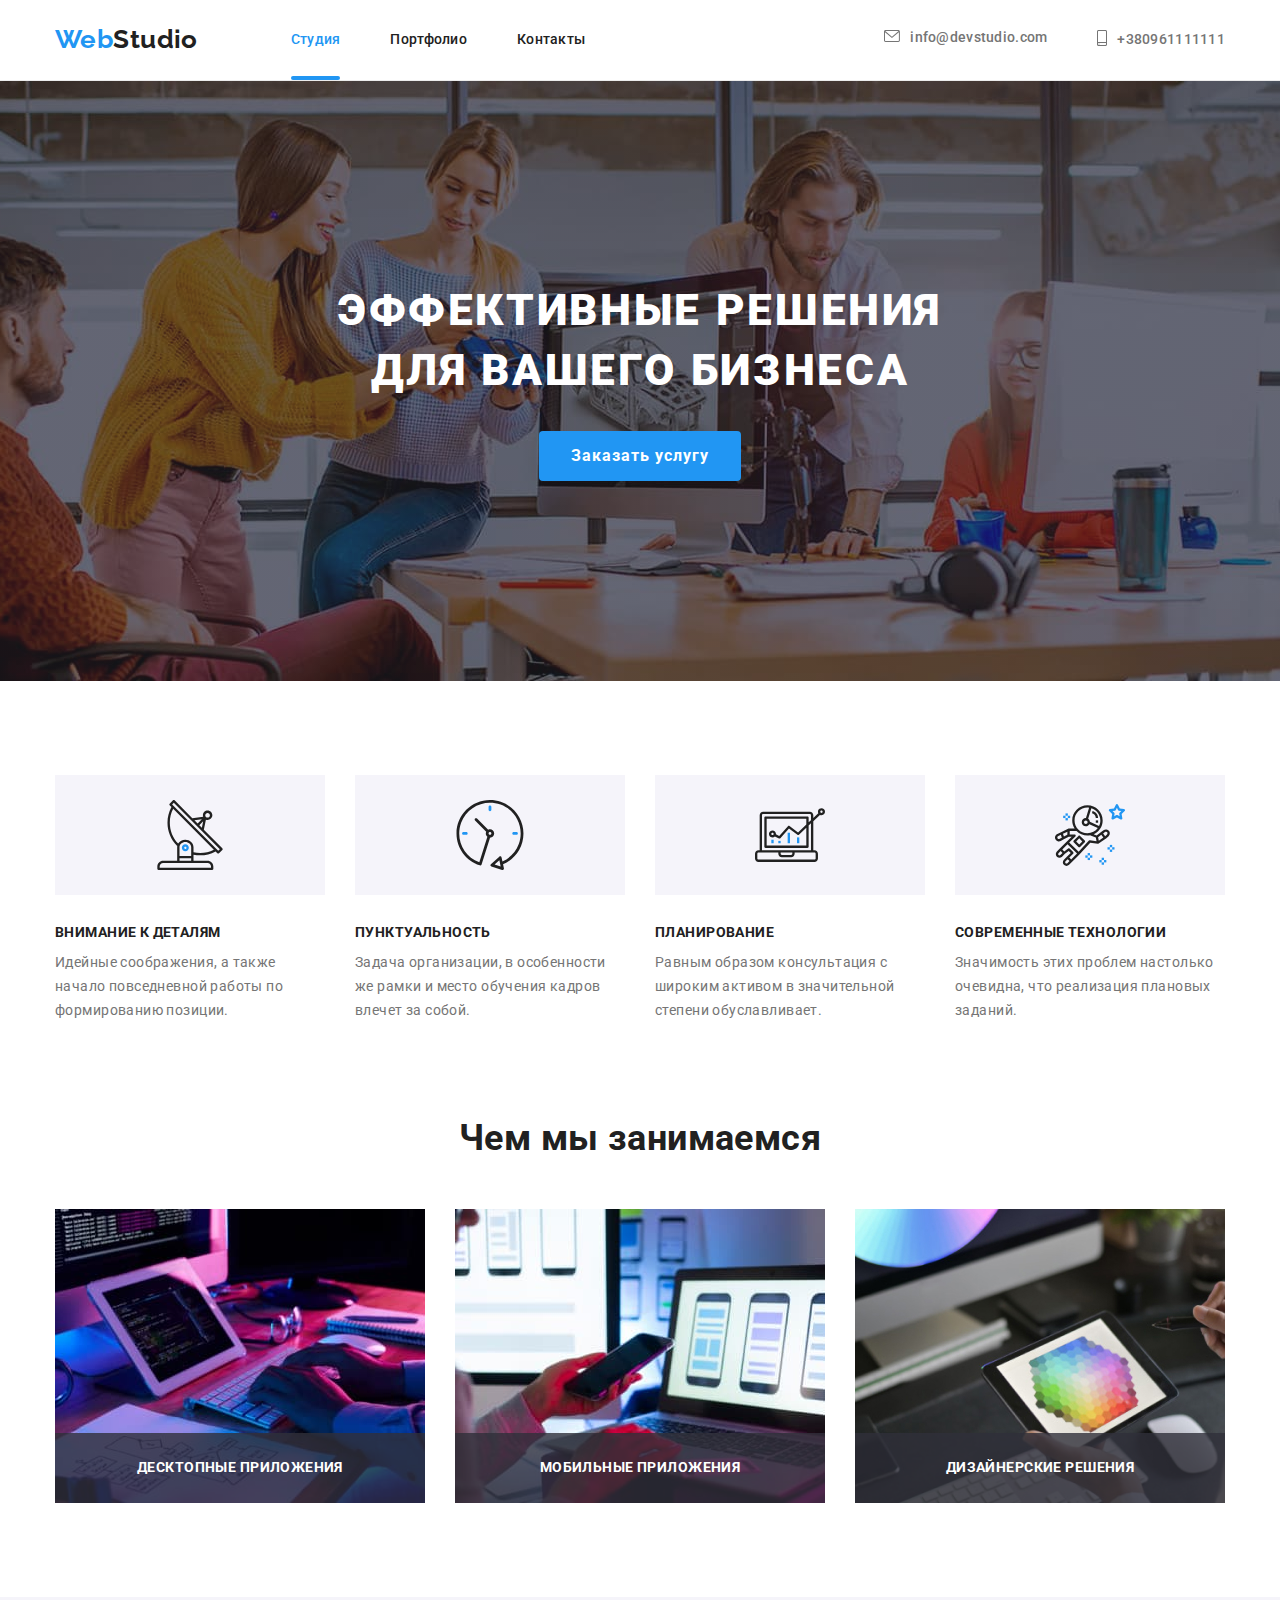
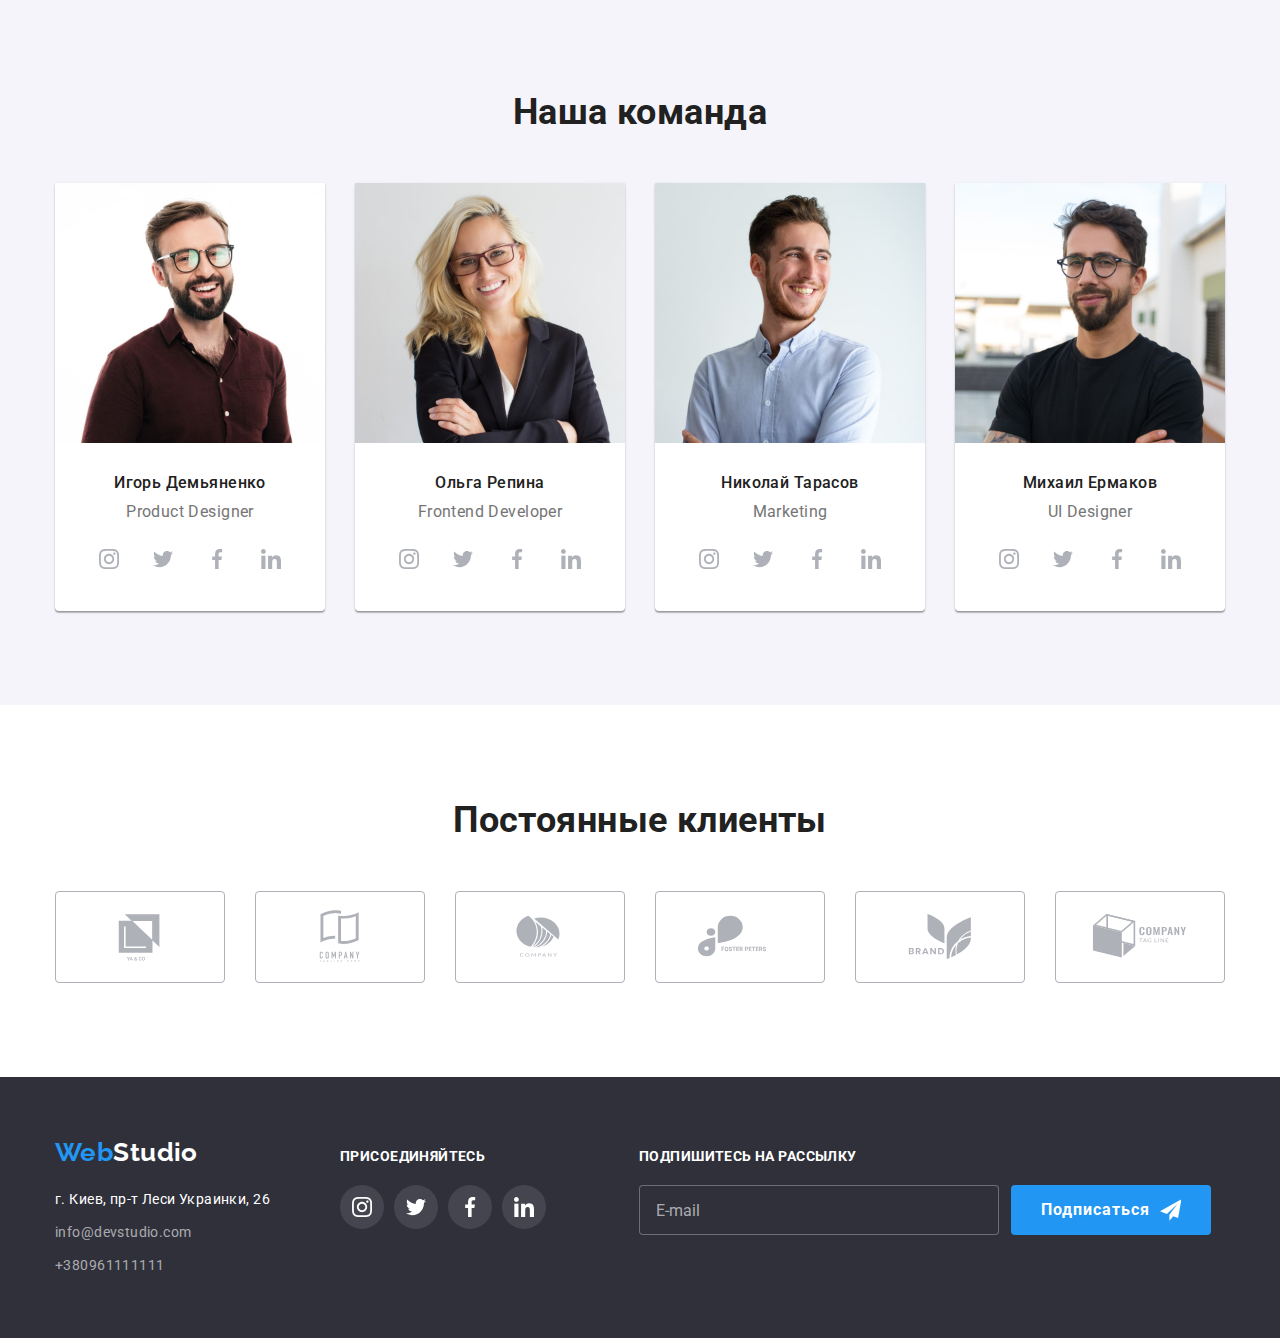
<file: index.html>
<!DOCTYPE html>
<html lang="ru">
  <head>
    <meta charset="UTF-8" />
    <meta http-equiv="X-UA-Compatible" content="IE=edge" />
    <meta name="viewport" content="width=device-width, initial-scale=1.0" />
    <title>Студия</title>
    <link rel="preconnect" href="https://fonts.googleapis.com" />
    <link rel="preconnect" href="https://fonts.gstatic.com" crossorigin />
    <link
      href="https://fonts.googleapis.com/css2?family=Raleway:wght@700&family=Roboto:wght@400;500;700;900&display=swap"
      rel="stylesheet"
    />
    <link
      rel="stylesheet"
      href="https://cdnjs.cloudflare.com/ajax/libs/modern-normalize/1.1.0/modern-normalize.min.css"
    />
    <link rel="stylesheet" href="./css/styles.css" />
  </head>

  <body>
    <!--Шапка сайта-->
    <header class="header">
      <div class="container main-nav">
        <nav class="nav">
          <a href="./index.html" class="logo"><span class="accent">Web</span>Studio</a>
          <ul class="site-nav list">
            <li class="item site-nav-item">
              <a href="" class="link"><span class="current">Студия</span></a>
            </li>
            <li class="item"><a href="./portfolio.html" class="link">Портфолио</a></li>
            <li class="item"><a href="" class="link">Контакты</a></li>
          </ul>
        </nav>

        <ul class="site-contacts list">
          <li class="item">
            <a href="mailto:info@devstudio.com" class="link-mail"
              ><span>
                <svg class="item-envelope">
                  <use href="./images/symbol-defs.svg#icon-envelope"></use>
                </svg>
              </span>
              info@devstudio.com
            </a>
          </li>
          <li class="item">
            <a href="tel:+380961111111" class="link-phone"
              ><span>
                <svg class="item-smartphone">
                  <use href="./images/symbol-defs.svg#icon-smartphone"></use>
                </svg>
              </span>
              +380961111111</a
            >
          </li>
        </ul>
      </div>
    </header>

    <main>
      <!-- Герой -->

      <section class="hero">
        <div class="overlay">
          <h1 class="hero-title list">Эффективные решения для вашего бизнеса</h1>
          <!-- <button type="button" class="button">Заказать услугу</button> -->
          <button data-modal-open type="button" class="button">
            <span class="item">Заказать услугу</span>
          </button>
        </div>

        <!-- Модальное окно -->

        <div class="backdrop is-hidden" data-modal>
          <div class="modal">
            <button data-modal-close class="button-close">
              <svg class="close">
                <use href="./images/symbol-defs.svg#icon-close"></use>
              </svg>
            </button>
            <form class="form">
              <strong class="form-text">Оставьте свои данные, мы вам перезвоним</strong>

              <div class="form-field">
                <label for="name" class="form-label">Имя </label>
                <input class="form-input" type="text" name="name" id="name" />
                <svg class="form-icon">
                  <use href="./images/symbol-defs.svg#icon-person"></use>
                </svg>
              </div>

              <div class="form-field">
                <label for="tel" class="form-label">Телефон </label>
                <input class="form-input" type="tel" name="tel" id="tel" />
                <svg class="form-icon">
                  <use href="./images/symbol-defs.svg#icon-tel"></use>
                </svg>
              </div>
              <div class="form-field">
                <label for="mail" class="form-label">Почта</label>
                <input class="form-input" type="email" name="mail" id="mail" />
                <svg class="form-icon">
                  <use href="./images/symbol-defs.svg#icon-mail"></use>
                </svg>
              </div>
              <div class="form-field">
                <label for="textarea" class="form-label">Коментарий</label>
                <textarea class="form-textarea" name="textarea" id="textarea" placeholder="Введите текст"></textarea>
              </div>
              <div class="form-checkbox">
                <label class="checkbox-label">
                  <input class="checkbox" type="checkbox" name="topic" value="contract" />
                  <svg class="checkbox-icon">
                    <use href="./images/symbol-defs.svg#icon-check"></use></svg
                  ><span  class="checkbox-span"
                    >Соглашаюсь с рассылкой и принимаю <a class="checkbox-link" href="">Условия договора</a></span
                  >
                </label>
              </div>

              <button type="submit" class="form-btn">Отправить</button>
            </form>
          </div>
        </div>
      </section>

      <!-- Сильные стороны -->

      <section class="section-skills section">
        <div class="container">
          <h2 class="visually-hidden">Сильные стороны</h2>
          <ul class="section-strengths list">
            <li class="text">
              <div class="antenna">
                <svg class="icon-antenna" width="70px" height="70px">
                  <use href="./images/symbol-defs.svg#icon-antenna"></use>
                </svg>
              </div>
              <h3 class="strengths">Внимание к деталям</h3>
              <p class="strengths-item">
                Идейные соображения, а также начало повседневной работы по формированию позиции.
              </p>
            </li>
            <li class="text">
              <div class="clock">
                <svg class="icon-clock" width="70px" height="70px">
                  <use href="./images/symbol-defs.svg#icon-clock"></use>
                </svg>
              </div>
              <h3 class="strengths">Пунктуальность</h3>
              <p class="strengths-item">
                Задача организации, в особенности же рамки и место обучения кадров влечет за собой.
              </p>
            </li>
            <li class="text">
              <div class="diagram">
                <svg class="icon-diagram" width="70px" height="70px">
                  <use href="./images/symbol-defs.svg#icon-diagram"></use>
                </svg>
              </div>
              <h3 class="strengths">Планирование</h3>
              <p class="strengths-item">
                Равным образом консультация с широким активом в значительной степени обуславливает.
              </p>
            </li>

            <li class="text">
              <div class="austronaut">
                <svg class="icon-austronaut" width="70px" height="70px">
                  <use href="./images/symbol-defs.svg#icon-astronaut"></use>
                </svg>
              </div>
              <h3 class="strengths">Современные технологии</h3>
              <p class="strengths-item">
                Значимость этих проблем настолько очевидна, что реализация плановых заданий.
              </p>
            </li>
          </ul>
        </div>
      </section>

      <!-- Портфолио -->
      <section class="section-portfolio section">
        <div class="container">
          <h2 class="section-title">Чем мы занимаемся</h2>
          <ul class="portfolio list">
            <li class="item portfolio-item">
              <p class="portfolio-text">Десктопные приложения</p>
              <img
                class="img"
                src="./images/box1.jpg"
                alt="эскиз заказа на рабочем столе, на котором находится планшет с кодом и руки человека набирающего его"
                width="370"
              />
            </li>
            <li class="item portfolio-item">
              <p class="portfolio-text">Мобильные приложения</p>
              <img
                class="img"
                src="./images/box2.jpg"
                alt="ноутбук с дизайнами мобильных телефоном и человек держащий телефон"
                width="370"
              />
            </li>
            <li class="item portfolio-item">
              <p class="portfolio-text">Дизайнерские решения</p>
              <img
                class="img"
                src="./images/box3.jpg"
                alt="планшет в руках, на котором изображен некий рисунок"
                width="370"
              />
            </li>
          </ul>
        </div>
      </section>

      <!-- Команда -->
      <section class="section-team section">
        <div class="container">
          <h2 class="section-title">Наша команда</h2>
          <ul class="team list">
            <li class="member">
              <img class="img" src="./images/Igor.jpg" alt="фото человека" width="270" />
              <div class="team-text">
                <h3 class="name">Игорь Демьяненко</h3>
                <p class="profession">Product Designer</p>
                <ul class="list network">
                  <li class="link-social-network">
                    <a class="social-network" href="">
                      <svg class="icon-soc-net">
                        <use href="./images/symbol-defs.svg#icon-instagram"></use>
                      </svg>
                    </a>
                  </li>
                  <li class="link-social-network">
                    <a class="social-network" href="">
                      <svg class="icon-soc-net">
                        <use href="./images/symbol-defs.svg#icon-twitter"></use>
                      </svg>
                    </a>
                  </li>
                  <li class="link-social-network">
                    <a class="social-network" href="">
                      <svg class="icon-soc-net">
                        <use href="./images/symbol-defs.svg#icon-facebook"></use>
                      </svg>
                    </a>
                  </li>
                  <li class="link-social-network">
                    <a class="social-network" href="">
                      <svg class="icon-soc-net">
                        <use href="./images/symbol-defs.svg#icon-linkedin"></use>
                      </svg>
                    </a>
                  </li>
                </ul>
              </div>
            </li>
            <li class="member">
              <img class="img" src="./images/Olga.jpg" alt="фото человека" width="270" />
              <div class="team-text">
                <h3 class="name">Ольга Репина</h3>
                <p class="profession">Frontend Developer</p>
                <ul class="list network">
                  <li class="link-social-network">
                    <a class="social-network" href="">
                      <svg class="icon-soc-net">
                        <use href="./images/symbol-defs.svg#icon-instagram"></use>
                      </svg>
                    </a>
                  </li>
                  <li class="link-social-network">
                    <a class="social-network" href="">
                      <svg class="icon-soc-net">
                        <use href="./images/symbol-defs.svg#icon-twitter"></use>
                      </svg>
                    </a>
                  </li>
                  <li class="link-social-network">
                    <a class="social-network" href="">
                      <svg class="icon-soc-net">
                        <use href="./images/symbol-defs.svg#icon-facebook"></use>
                      </svg>
                    </a>
                  </li>
                  <li class="link-social-network">
                    <a class="social-network" href="">
                      <svg class="icon-soc-net">
                        <use href="./images/symbol-defs.svg#icon-linkedin"></use>
                      </svg>
                    </a>
                  </li>
                </ul>
              </div>
            </li>
            <li class="member">
              <img class="img" src="./images/Nikolay.jpg" alt="фото человека" width="270" />
              <div class="team-text">
                <h3 class="name">Николай Тарасов</h3>
                <p class="profession">Marketing</p>
                <ul class="list network">
                  <li class="link-social-network">
                    <a class="social-network" href="">
                      <svg class="icon-soc-net">
                        <use href="./images/symbol-defs.svg#icon-instagram"></use>
                      </svg>
                    </a>
                  </li>
                  <li class="link-social-network">
                    <a class="social-network" href="">
                      <svg class="icon-soc-net">
                        <use href="./images/symbol-defs.svg#icon-twitter"></use>
                      </svg>
                    </a>
                  </li>
                  <li class="link-social-network">
                    <a class="social-network" href="">
                      <svg class="icon-soc-net">
                        <use href="./images/symbol-defs.svg#icon-facebook"></use>
                      </svg>
                    </a>
                  </li>
                  <li class="link-social-network">
                    <a class="social-network" href="">
                      <svg class="icon-soc-net">
                        <use href="./images/symbol-defs.svg#icon-linkedin"></use>
                      </svg>
                    </a>
                  </li>
                </ul>
              </div>
            </li>
            <li class="member">
              <img class="img" src="./images/Mihail.jpg" alt="фото человека" width="270" />
              <div class="team-text">
                <h3 class="name">Михаил Ермаков</h3>
                <p class="profession">UI Designer</p>
                <ul class="list network">
                  <li class="link-social-network">
                    <a class="social-network" href="">
                      <svg class="icon-soc-net">
                        <use href="./images/symbol-defs.svg#icon-instagram"></use>
                      </svg>
                    </a>
                  </li>
                  <li class="link-social-network">
                    <a class="social-network" href="">
                      <svg class="icon-soc-net">
                        <use href="./images/symbol-defs.svg#icon-twitter"></use>
                      </svg>
                    </a>
                  </li>
                  <li class="link-social-network">
                    <a class="social-network" href="">
                      <svg class="icon-soc-net">
                        <use href="./images/symbol-defs.svg#icon-facebook"></use>
                      </svg>
                    </a>
                  </li>
                  <li class="link-social-network">
                    <a class="social-network" href="">
                      <svg class="icon-soc-net">
                        <use href="./images/symbol-defs.svg#icon-linkedin"></use>
                      </svg>
                    </a>
                  </li>
                </ul>
              </div>
            </li>
          </ul>
        </div>
      </section>

      <!-- Постоянные клиенты -->
      <section class="section">
        <div class="container">
          <h2 class="section-our-clients">Постоянные клиенты</h2>
          <ul class="list clients">
            <li class="clients-list">
              <a class="clients-company" href="">
                <svg class="icon-company">
                  <use href="./images/symbol-defs.svg#icon-logo"></use>
                </svg>
              </a>
            </li>
            <li class="clients-list">
              <a class="clients-company" href="">
                <svg class="icon-company">
                  <use href="./images/symbol-defs.svg#icon-logo-1"></use>
                </svg>
              </a>
            </li>
            <li class="clients-list">
              <a class="clients-company" href="">
                <svg class="icon-company">
                  <use href="./images/symbol-defs.svg#icon-logo-2"></use>
                </svg>
              </a>
            </li>
            <li class="clients-list">
              <a class="clients-company" href="">
                <svg class="icon-company">
                  <use href="./images/symbol-defs.svg#icon-logo-3"></use>
                </svg>
              </a>
            </li>
            <li class="clients-list">
              <a class="clients-company" href="">
                <svg class="icon-company">
                  <use href="./images/symbol-defs.svg#icon-logo-4"></use>
                </svg>
              </a>
            </li>
            <li class="clients-list">
              <a class="clients-company" href="">
                <svg class="icon-company">
                  <use href="./images/symbol-defs.svg#icon-logo-5"></use>
                </svg>
              </a>
            </li>
          </ul>
        </div>
      </section>
    </main>

    <!-- Футер -->
    <footer class="footer">
      <section class="container footer-section">
        <div>
          <a class="logo-secondary" href=""><span class="accent">Web</span>Studio</a>
          <address>
            <ul class="address list">
              <li class="text-address">г. Киев, пр-т Леси Украинки, 26</li>
              <li class="mail">
                <a class="link" href="mailto:info@devstudio.com">info@devstudio.com</a>
              </li>
              <li class="tel"><a class="link" href="tel:+380961111111">+380961111111</a></li>
            </ul>
          </address>
        </div>
        <div class="list-network">
          <strong class="footer-text">Присоединяйтесь</strong>
          <ul class="list footer-network">
            <li class="footer-link-social-network">
              <a class="footer-social-network" href="">
                <svg class="footer-icon-soc-net">
                  <use href="./images/symbol-defs.svg#icon-instagram"></use>
                </svg>
              </a>
            </li>
            <li class="footer-link-social-network">
              <a class="footer-social-network" href="">
                <svg class="footer-icon-soc-net">
                  <use href="./images/symbol-defs.svg#icon-twitter"></use>
                </svg>
              </a>
            </li>
            <li class="footer-link-social-network">
              <a class="footer-social-network" href="">
                <svg class="footer-icon-soc-net">
                  <use href="./images/symbol-defs.svg#icon-facebook"></use>
                </svg>
              </a>
            </li>
            <li class="footer-link-social-network">
              <a class="footer-social-network" href="">
                <svg class="footer-icon-soc-net">
                  <use href="./images/symbol-defs.svg#icon-linkedin"></use>
                </svg>
              </a>
            </li>
          </ul>
        </div>
        <!-- Рассылка -->
        <form class="footer-form">
          <div class="footer-field">
            <strong class="footer-text">Подпишитесь на рассылку</strong>
            <label>
              <input class="footer-input" type="email" name="mail" placeholder="E-mail" />
            </label>
          </div>
          <button type="submit" class="btn-send">
            Подписаться
            <svg class="icon-send">
              <use href="./images/symbol-defs.svg#icon-send"></use>
            </svg>
          </button>
        </form>
      </section>
    </footer>
    <script src="./js/modal.js"></script>
  </body>
</html>
</file>
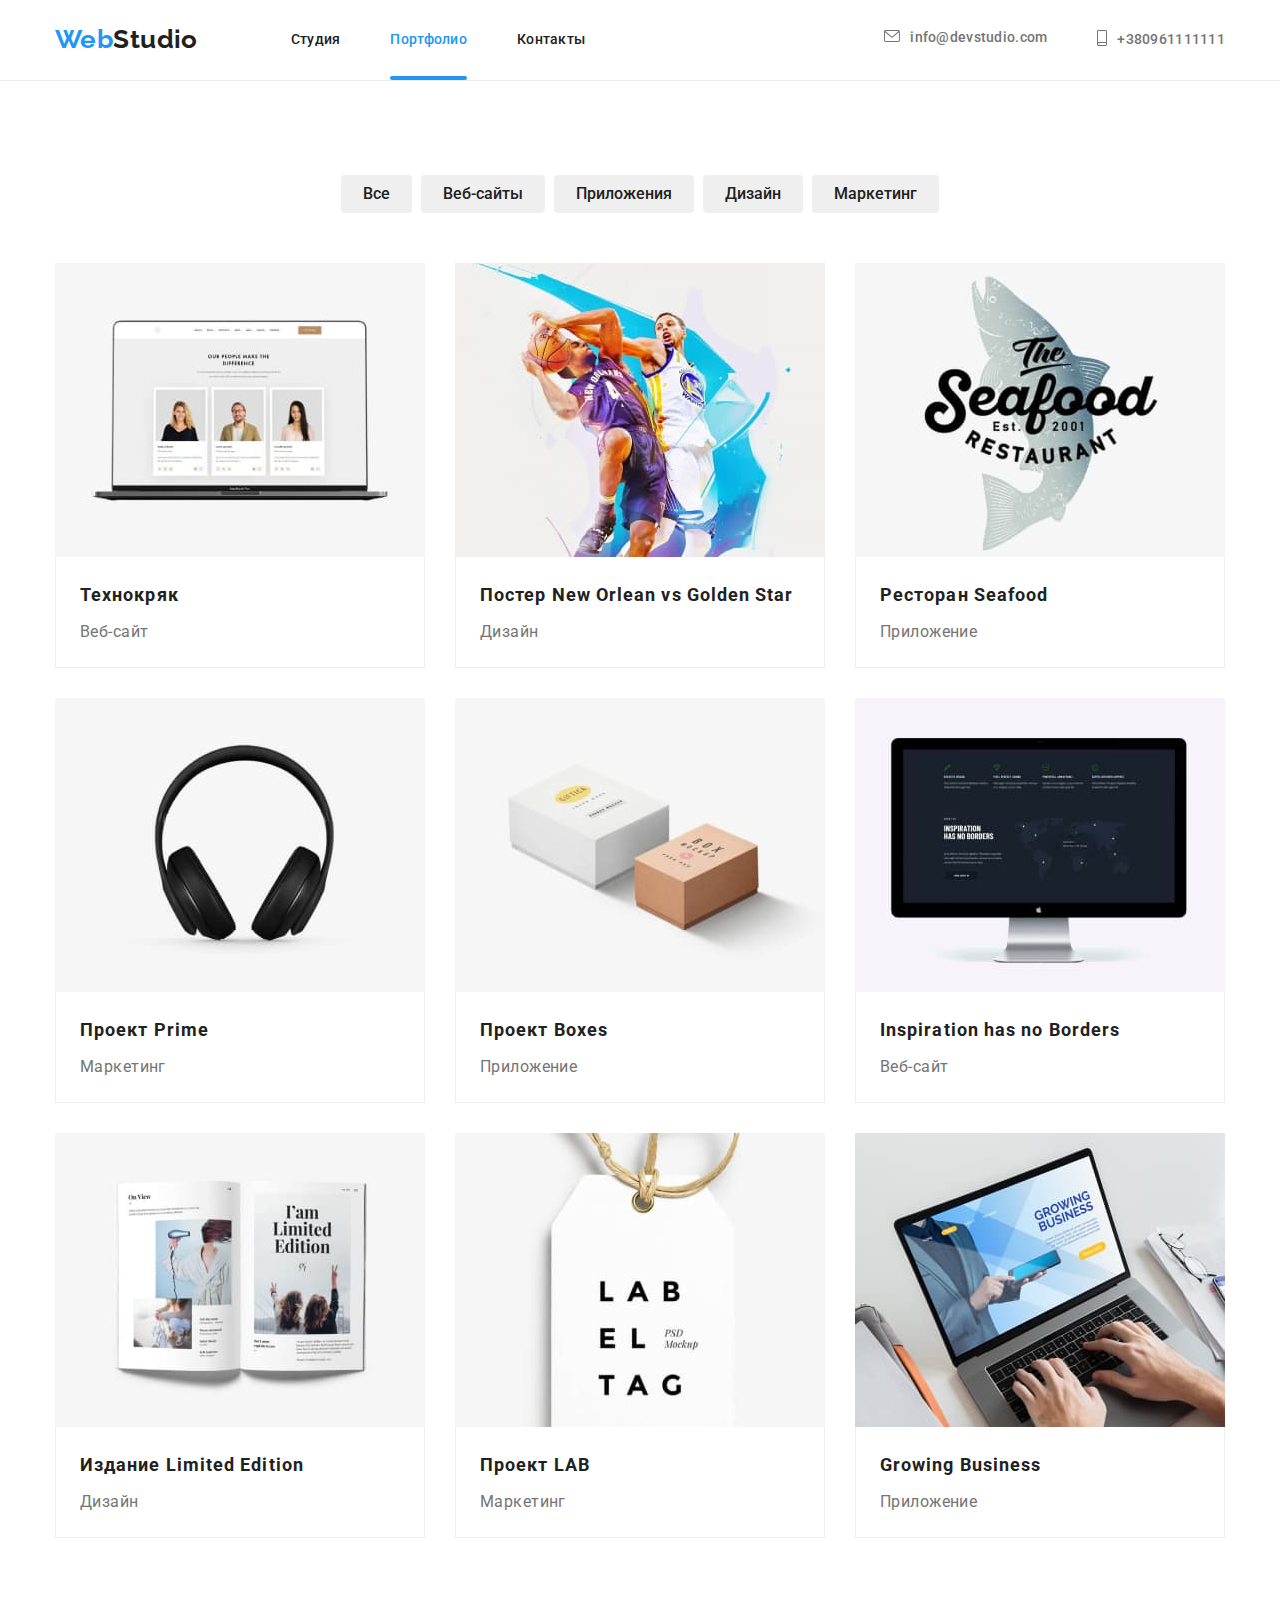
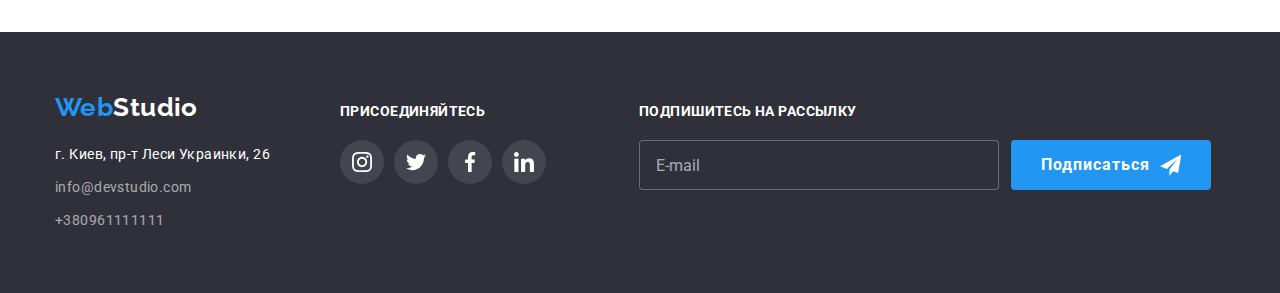
<file: portfolio.html>
<!DOCTYPE html>
<html lang="ru">
  <head>
    <meta charset="UTF-8" />
    <meta http-equiv="X-UA-Compatible" content="IE=edge" />
    <meta name="viewport" content="width=device-width, initial-scale=1.0" />
    <title>Portfolio</title>
    <link rel="preconnect" href="https://fonts.googleapis.com" />
    <link rel="preconnect" href="https://fonts.gstatic.com" crossorigin />
    <link
      href="https://fonts.googleapis.com/css2?family=Raleway:wght@700&family=Roboto:wght@400;500;700;900&display=swap"
      rel="stylesheet"
    />
    <link
      rel="stylesheet"
      href="https://cdnjs.cloudflare.com/ajax/libs/modern-normalize/1.1.0/modern-normalize.min.css"
    />
    <link rel="stylesheet" href="./css/styles.css" />
  </head>

  <body>
    <!--Шапка сайта-->
    <header class="header">
      <div class="container main-nav">
        <nav class="nav">
          <a href="./index.html" class="logo"><span class="accent">Web</span>Studio</a>
          <ul class="site-nav list">
            <li class="item">
              <a href="./index.html" class="link">Студия</a>
            </li>
            <li class="item site-nav-item">
              <a href="./portfolio.html" class="link"><span class="current">Портфолио</span></a>
            </li>
            <li class="item"><a href="" class="link">Контакты</a></li>
          </ul>
        </nav>

        <ul class="site-contacts list">
          <li class="item">
            <a href="mailto:info@devstudio.com" class="link-mail"
              ><span>
                <svg class="item-envelope">
                  <use href="./images/symbol-defs.svg#icon-envelope"></use>
                </svg>
              </span>
              info@devstudio.com
            </a>
          </li>
          <li class="item">
            <a href="tel:+380961111111" class="link-phone"
              ><span>
                <svg class="item-smartphone">
                  <use href="./images/symbol-defs.svg#icon-smartphone"></use>
                </svg>
              </span>
              +380961111111</a
            >
          </li>
        </ul>
      </div>
    </header>

    <main>
      <!-- Портфолио -->
      <section class="section">
        <div class="container">
          <!-- Герой -->
          <h1 class="visually-hidden">Портфолио</h1>
          <!-- Фильтр -->
          <ul class="filter list">
            <li class="item"><button type="button" class="filter-button">Все</button></li>
            <li class="item">
              <button type="button" class="filter-button">Веб-сайты</button>
            </li>
            <li class="item">
              <button type="button" class="filter-button">Приложения</button>
            </li>
            <li class="item"><button type="button" class="filter-button">Дизайн</button></li>
            <li class="item">
              <button type="button" class="filter-button">Маркетинг</button>
            </li>
          </ul>
          <!-- Проекты -->
          <ul class="portfolio list">
            <li class="portfolio-list">
              <a href="" class="portfolio-link">
                <div class="portfolio-container">
                  <div class="portfolio-overlay">
                    <p class="portfolio-link-text">
                      Ресурс предлагает комплексные предложения с разным уровнем функционала и
                      сервисов. Все это позволит посетителю получить исчерпывающие сведения о
                      компании или частном лице.
                    </p>
                  </div>
                  <img
                    class="img"
                    src="./images/Portfolio-1.jpg"
                    alt="Ноутбук"
                    width="370"
                    height="294"
                  />
                </div>
                <div class="portfolio-title">
                  <h2 class="title">Технокряк</h2>
                  <p class="text">Веб-сайт</p>
                </div>
              </a>
            </li>
            <li class="portfolio-list">
              <a href="" class="portfolio-link">
                <div class="portfolio-container">
                  <div class="portfolio-overlay">
                    <p class="portfolio-link-text">
                      Ресурс предлагает комплексные предложения с разным уровнем функционала и
                      сервисов. Все это позволит посетителю получить исчерпывающие сведения о
                      компании или частном лице.
                    </p>
                  </div>
                  <img
                    class="img"
                    src="./images/Portfolio-2.jpg"
                    alt="Баскетболисты"
                    width="370"
                    height="294"
                  />
                </div>
                <div class="portfolio-title">
                  <h2 class="title">Постер New Orlean vs Golden Star</h2>
                  <p class="text">Дизайн</p>
                </div>
              </a>
            </li>
            <li class="portfolio-list">
              <a href="" class="portfolio-link">
                <div class="portfolio-container">
                  <div class="portfolio-overlay">
                    <p class="portfolio-link-text">
                      Ресурс предлагает комплексные предложения с разным уровнем функционала и
                      сервисов. Все это позволит посетителю получить исчерпывающие сведения о
                      компании или частном лице.
                    </p>
                  </div>
                  <img
                    class="img"
                    src="./images/Portfolio-3.jpg"
                    alt="Логотип рыбного ресторана"
                    width="370"
                    height="294"
                  />
                </div>
                <div class="portfolio-title">
                  <h2 class="title">Ресторан Seafood</h2>
                  <p class="text">Приложение</p>
                </div>
              </a>
            </li>
            <li class="portfolio-list">
              <a href="" class="portfolio-link">
                <div class="portfolio-container">
                  <div class="portfolio-overlay">
                    <p class="portfolio-link-text">
                      Ресурс предлагает комплексные предложения с разным уровнем функционала и
                      сервисов. Все это позволит посетителю получить исчерпывающие сведения о
                      компании или частном лице.
                    </p>
                  </div>
                  <img
                    class="img"
                    src="./images/Portfolio-4.jpg"
                    alt="Наушники"
                    width="370"
                    height="294"
                  />
                </div>
                <div class="portfolio-title">
                  <h2 class="title">Проект Prime</h2>
                  <p class="text">Маркетинг</p>
                </div>
              </a>
            </li>
            <li class="portfolio-list">
              <a href="" class="portfolio-link">
                <div class="portfolio-container">
                  <div class="portfolio-overlay">
                    <p class="portfolio-link-text">
                      Ресурс предлагает комплексные предложения с разным уровнем функционала и
                      сервисов. Все это позволит посетителю получить исчерпывающие сведения о
                      компании или частном лице.
                    </p>
                  </div>
                  <img
                    class="img"
                    src="./images/Portfolio-5.jpg"
                    alt="Коробки"
                    width="370"
                    height="294"
                  />
                </div>
                <div class="portfolio-title">
                  <h2 class="title">Проект Boxes</h2>
                  <p class="text">Приложение</p>
                </div>
              </a>
            </li>
            <li class="portfolio-list">
              <a href="" class="portfolio-link">
                <div class="portfolio-container">
                  <div class="portfolio-overlay">
                    <p class="portfolio-link-text">
                      Ресурс предлагает комплексные предложения с разным уровнем функционала и
                      сервисов. Все это позволит посетителю получить исчерпывающие сведения о
                      компании или частном лице.
                    </p>
                  </div>
                  <img
                    class="img"
                    src="./images/Portfolio-6.jpg"
                    alt="Монитор"
                    width="370"
                    height="294"
                  />
                </div>
                <div class="portfolio-title">
                  <h2 class="title">Inspiration has no Borders</h2>
                  <p class="text">Веб-сайт</p>
                </div>
              </a>
            </li>
            <li class="portfolio-list">
              <a href="" class="portfolio-link">
                <div class="portfolio-container">
                  <div class="portfolio-overlay">
                    <p class="portfolio-link-text">
                      Ресурс предлагает комплексные предложения с разным уровнем функционала и
                      сервисов. Все это позволит посетителю получить исчерпывающие сведения о
                      компании или частном лице.
                    </p>
                  </div>
                  <img
                    class="img"
                    src="./images/Portfolio-7.jpg"
                    alt="Журнал"
                    width="370"
                    height="294"
                  />
                </div>
                <div class="portfolio-title">
                  <h2 class="title">Издание Limited Edition</h2>
                  <p class="text">Дизайн</p>
                </div>
              </a>
            </li>
            <li class="portfolio-list">
              <a href="" class="portfolio-link">
                <div class="portfolio-container">
                  <div class="portfolio-overlay">
                    <p class="portfolio-link-text">
                      Ресурс предлагает комплексные предложения с разным уровнем функционала и
                      сервисов. Все это позволит посетителю получить исчерпывающие сведения о
                      компании или частном лице.
                    </p>
                  </div>
                  <img
                    class="img"
                    src="./images/Portfolio-8.jpg"
                    alt="Этикетка"
                    width="370"
                    height="294"
                  />
                </div>
                <div class="portfolio-title">
                  <h2 class="title">Проект LAB</h2>
                  <p class="text">Маркетинг</p>
                </div>
              </a>
            </li>
            <li class="portfolio-list">
              <a href="" class="portfolio-link">
                <div class="portfolio-container">
                  <div class="portfolio-overlay">
                    <p class="portfolio-link-text">
                      Ресурс предлагает комплексные предложения с разным уровнем функционала и
                      сервисов. Все это позволит посетителю получить исчерпывающие сведения о
                      компании или частном лице.
                    </p>
                  </div>
                  <img
                    class="img"
                    src="./images/Portfolio-9.jpg"
                    alt="Ноутбук"
                    width="370"
                    height="294"
                  />
                </div>
                <div class="portfolio-title">
                  <h2 class="title">Growing Business</h2>
                  <p class="text">Приложение</p>
                </div>
              </a>
            </li>
          </ul>
        </div>
      </section>
    </main>

    <!-- Футер -->
    <footer class="footer">
      <section class="container footer-section">
        <div>
          <a class="logo-secondary" href=""><span class="accent">Web</span>Studio</a>
          <address>
            <ul class="address list">
              <li class="text-address">г. Киев, пр-т Леси Украинки, 26</li>
              <li class="mail">
                <a class="link" href="mailto:info@devstudio.com">info@devstudio.com</a>
              </li>
              <li class="tel"><a class="link" href="tel:+380961111111">+380961111111</a></li>
            </ul>
          </address>
        </div>
        <div class="list-network">
          <strong class="footer-text">Присоединяйтесь</strong>
          <ul class="list footer-network">
            <li class="footer-link-social-network">
              <a class="footer-social-network" href="">
                <svg class="footer-icon-soc-net">
                  <use href="./images/symbol-defs.svg#icon-instagram"></use>
                </svg>
              </a>
            </li>
            <li class="footer-link-social-network">
              <a class="footer-social-network" href="">
                <svg class="footer-icon-soc-net">
                  <use href="./images/symbol-defs.svg#icon-twitter"></use>
                </svg>
              </a>
            </li>
            <li class="footer-link-social-network">
              <a class="footer-social-network" href="">
                <svg class="footer-icon-soc-net">
                  <use href="./images/symbol-defs.svg#icon-facebook"></use>
                </svg>
              </a>
            </li>
            <li class="footer-link-social-network">
              <a class="footer-social-network" href="">
                <svg class="footer-icon-soc-net">
                  <use href="./images/symbol-defs.svg#icon-linkedin"></use>
                </svg>
              </a>
            </li>
          </ul>
        </div>
        <!-- Рассылка -->
        <form class="footer-form">
          <div class="footer-field">
            <strong class="footer-text">Подпишитесь на рассылку</strong>
            <label>
              <input class="footer-input" type="email" name="mail" placeholder="E-mail" />
            </label>
          </div>
          <button type="submit" class="btn-send">
            Подписаться
            <svg class="icon-send">
              <use href="./images/symbol-defs.svg#icon-send"></use>
            </svg>
          </button>
        </form>
      </section>
    </footer>
    <script src="./js/modal.js"></script>
  </body>
</html>
</file>
<file: css/styles.css>
/* основной цвет текста #757575 */
/* вторичный цвет #212121 */
/* цвет подсветки #2196F3 */
/* цвет фона #E5E5E5 */

:root {
    --primary-text-color: #757575;
    --title-text-color: #212121;
    --accent-color: #2196F3;
    --secondary-text-color: #FFFFFF;
    --accent-bg-color: #F5F4FA;
    --address-color: rgba(255, 255, 255, 0.6);
    --secondary-bg-text: #2F303A;
    --border-color: #EEEEEE;
    --border-color-line: #ECECEC;
    --color-social-network: #AFB1B8;
    --bg-icon: rgba(255, 255, 255, 0.1);
    --bg-action: rgba(33, 150, 243, 0.9);
    --close-color: #000000;
}

body {
    background-color: var(--secondary-text-color);
    color: var(--primary-text-color);
    font-family: Roboto, sans-serif;
    font-size: 14px;
    letter-spacing: 0.03em;
}

/* Utilities */
a,
.portfolio .link,
.site-nav .link,
.site-contacts .link,
.address .link {
    text-decoration: none;
}

h1,
h2,
h3,
h4,
h5,
h6,
p {
    padding: 0;
    margin: 0;
}

textarea {
    resize: none;
}

.visually-hidden {
    position: absolute;
    width: 1px;
    height: 1px;
    margin: -1px;
    padding: 0;
    overflow: hidden;
    border: 0;
    clip: rect(0 0 0 0);
}

.section-main {
    margin-top: 94px;
}

.section {
    padding-top: 94px;
    padding-bottom: 94px;
}

/* Header */

.header {
    border-bottom-width: 1px;
    border-bottom-style: solid;
    border-bottom-color: var(--border-color-line);
}

.main-nav,
.nav {
    display: flex;
    align-items: center;
}

.header .container {
    margin-left: auto;
    margin-right: auto;

}

/* logo */

.logo {
    color: var(--title-text-color);
    text-decoration: none;

    font-family: Raleway, sans-serif;
    font-weight: 700;
    font-size: 26px;
    line-height: 1.2;
}


.accent {
    color: var(--accent-color);
}

.list {
    list-style: none;
    padding: 0;
    margin: 0;
}

/* navigation */
.site-nav {
    display: flex;
    margin-left: 93px;
}

.site-nav-item {
    display: flex;
    position: relative;

}

.site-nav .current {
    color: var(--accent-color);
}

.current::after {
    content: "";
    position: absolute;
    width: 100%;
    height: 4px;
    bottom: 0px;
    left: 0;

    display: block;

    background-color: #2196F3;
    border-radius: 2px;
}

.site-contacts {
    display: flex;
    margin-left: auto;
}

.site-nav .item:not(:last-child) {
    margin-right: 50px;
}

.site-contacts .item+.item {
    margin-left: 50px;
}

.site-nav .link {
    display: block;
    padding-top: 32px;
    padding-bottom: 32px;

    color: var(--title-text-color);
    font-weight: 500;
    line-height: 1.14;
    letter-spacing: 0.02em;
}

.item-envelope {
    fill: var(--primary-text-color);
    margin-right: 10px;
    width: 16px;
    height: 12px;

    transition-property: fill;
    transition-duration: 250ms;
    transition-timing-function: cubic-bezier(0.4, 0, 0.2, 1);
}

.item-smartphone {
    fill: var(--primary-text-color);
    margin-right: 10px;
    width: 10px;
    height: 16px;

    transition-property: fill;
    transition-duration: 250ms;
    transition-timing-function: cubic-bezier(0.4, 0, 0.2, 1);
}


.item .link-mail:hover,
.item .link-mail:focus,
.item .link-phone:hover,
.item .link-phone:focus {
    color: var(--accent-color);
}

.link-mail:hover .item-envelope,
.link-mail:focus .item-envelope,
.link-phone:hover .item-smartphone,
.link-phone:focus .item-smartphone {
    fill: var(--accent-color);
}



.site-contacts .link-mail,
.site-contacts .link-phone {
    display: flex;
    align-items: center;
    color: var(--primary-text-color);
    font-weight: 500;
    line-height: 1.14;
    letter-spacing: 0.02em;

    transition-property: color;
    transition-duration: 250ms;
    transition-timing-function: cubic-bezier(0.4, 0, 0.2, 1);
}

/* Герой */

.overlay {
    background-color: var(--secondary-bg-text);
    background-image: linear-gradient(to right,
            rgba(47, 48, 58, 0.4),
            rgba(47, 48, 58, 0.4)),
        url(../images/backgound.jpg);
    background-repeat: no-repeat;
    background-size: cover;
    background-position: center;

    max-width: 1600px;
    min-height: 600px;
    margin-left: auto;
    margin-right: auto;
    text-align: center;
    padding-bottom: 200px;
    padding-top: 200px;
}

.hero-title {
    margin: auto;
    margin-bottom: 30px;

    color: var(--secondary-text-color);
    font-weight: 900;
    font-size: 44px;
    line-height: 1.36;
    letter-spacing: 0.06em;
    text-transform: uppercase;
    width: 696px;
}


/* Button */

.button {
    border-radius: 4px;
    padding: 10px 32px;
    display: inline-block;

    color: var(--secondary-text-color);
    background-color: var(--accent-color);
    font-family: inherit;
    font-weight: 700;
    font-size: 16px;
    line-height: 1.88;
    letter-spacing: 0.06em;
    border: none;

}

.button:hover,
.button:focus {

    box-shadow: 0px 4px 4px rgba(200, 0, 0, 0.15);
}

/* Модальное окно */


.backdrop {
    position: fixed;
    top: 0;
    left: 0;

    width: 100%;
    height: 100%;
    background-color: rgba(0, 0, 0, 0.2);

    opacity: 1;
    z-index: 1;

    transition: opacity 250ms cubic-bezier(0.4, 0, 0.2, 1);
}

.backdrop.is-hidden {
    opacity: 0;
    pointer-events: none;
}

.backdrop.is-hidden .modal {
    transform: translate(-50%, -50%) scale(1.1);
}

.modal {
    position: absolute;
    top: 50%;
    left: 50%;
    padding: 40px;

    min-width: 528px;


    background-color: var(--secondary-text-color);
    box-shadow: 0px 1px 3px rgba(0, 0, 0, 0.12), 0px 1px 1px rgba(0, 0, 0, 0.14), 0px 2px 1px rgba(0, 0, 0, 0.2);
    border-radius: 4px;

    transform: translate(-50%, -50%) scale(1);

    transition: transform 250ms cubic-bezier(0.4, 0, 0.2, 1);
}

.button-close {
    position: absolute;
    display: flex;
    justify-content: center;
    align-items: center;

    top: 8px;
    right: 8px;

    width: 30px;
    height: 30px;
    border-radius: 50%;
    border: 1px solid rgba(0, 0, 0, 0.1);

    background: var(--secondary-text-color);
}

.close {
    width: 18px;
    height: 18px;

    fill: var(--close-color);

    transition: fill 250ms cubic-bezier(0.4, 0, 0.2, 1);
}

.button-close:hover .close {
    fill: var(--accent-color);
}

.form-field:focus-within .form-icon {
    fill: var(--accent-color);
}


.form-text {

    margin-bottom: 12px;
    font-weight: 700;
    font-size: 20px;
    line-height: 1.15;
    text-align: center;

    color: var(--title-text-color);

}

.form-label {
    margin-bottom: 4px;
    font-size: 12px;
    line-height: 1.16;
    letter-spacing: 0.01em;

    color: var(--primary-text-color);
}

.form-input {
    width: 100%;
    height: 40px;
    border: 1px solid rgba(33, 33, 33, 0.2);
    border-radius: 4px;
    padding-left: 35px;

}

.form-field {
    position: relative;
    margin-top: 10px;
    display: flex;
    flex-direction: column;
}

.form-icon {
    position: absolute;

    top: 50%;
    left: 15px;
    width: 18px;
    height: 18px;

    transition: fill 250ms cubic-bezier(0.4, 0, 0.2, 1);
}

.form-textarea {
    width: 100%;
    height: 120px;

    padding: 12px 16px;
    border: 1px solid rgba(33, 33, 33, 0.2);
    border-radius: 4px;
}

/* Checkbox */

.checkbox {
    position: absolute;
    width: 1px;
    height: 1px;
    margin: -1px;
    border: 0;
    padding: 0;
    clip: rect(0 0 0 0);
    overflow: hidden;
}

.checkbox-label {
    display: flex;
    justify-content: center;
    align-items: center;

    height: 24px;
    width: 100%;

    margin-top: 20px;
    margin-bottom: 30px;
}


.checkbox-icon {
    display: inline-block;
    justify-content: center;
    align-items: center;
    margin-right: 9px;

    width: 16px;
    height: 16px;
    border: 2px solid var(--title-text-color);
    border-radius: 2px;

}

.checkbox:checked+.checkbox-icon {
    background-color: var(--accent-color);
    border: none;
   

}

.form-btn {
    display: flex;
    justify-content: center;
    align-items: center;
    text-align: center;

    border-radius: 4px;
    border: none;

    width: 200px;
    height: 50px;
    font-weight: 700;
    font-size: 16px;
    line-height: 1.88;
    letter-spacing: 0.06em;
    color: var(--secondary-text-color);
    background-color: var(--accent-color);
    box-shadow: 0px 4px 4px rgba(0, 0, 0, 0.15);

    margin-left: auto;
    margin-right: auto;

}

.checkbox-icon {
    width: 16px;
    height: 16px;
}

.checkbox-link {

    color: var(--accent-color);
    text-decoration: underline;
}


/* section */

/* Сильные стороны */

.container {
    width: 1200px;
    padding-right: 15px;
    padding-left: 15px;
    margin-left: auto;
    margin-right: auto;
}

.section-title {
    color: var(--title-text-color);
    font-weight: 700;
    font-size: 36px;
    line-height: 1.17;
    text-align: center;
}

.section-strengths {
    display: flex;

    margin-left: auto;
    margin-right: auto;
    margin-bottom: 10;
}

.section-strengths .strengths-item {
    font-size: 14px;
    line-height: 1.71;
    color: var(--primary-text-color);
}

.section-skills .strengths {
    color: var(--title-text-color);
    font-weight: 700;
    font-size: 14px;
    line-height: 1.14;
    text-transform: uppercase;

    margin-top: 30px;
    margin-bottom: 10px;
}

.section-strengths .text+.text {
    margin-left: 30px;
}

.section-strengths .text {
    width: 270px;
}

/* svg диаграммы */

.antenna,
.clock,
.diagram,
.austronaut {
    display: flex;
    justify-content: center;
    align-items: center;
    background-color: var(--accent-bg-color);
    height: 120px;
    width: 270px;

}

.icon-antenna,
.icon-clock,
.icon-diagram,
.icon-austronaut {
    display: block;

}

/* Portfolio main */

.section-portfolio {
    padding-top: 0;
}

.portfolio .item {
    display: flex;
    flex-wrap: wrap;
}

.portfolio-item {
    position: relative;
}

.portfolio-text {
    position: absolute;
    display: flex;

    justify-content: center;
    align-items: center;

    width: 100%;
    height: 70px;

    bottom: 0;

    font-weight: 700;
    font-size: 14px;
    line-height: 1.14;

    text-transform: uppercase;
    color: var(--secondary-text-color);
    background-color: rgba(47, 48, 58, 0.8);
}


.section-portfolio .portfolio-item+.portfolio-item {
    margin-left: 30px;
}

.section-portfolio .section-title {
    margin-bottom: 50px;
}

.section-portfolio .img {
    display: block;
    max-width: 100%;
    height: auto;
}

/* Team */

.section-team {
    background-color: var(--accent-bg-color);
}

.section-team .section-title {
    margin-bottom: 50px;
}

.section-team .team {
    display: flex;
}

.section-team .img {
    display: block;
    max-width: 100%;
    height: auto;
}

.section-team .member {
    background-color: var(--secondary-text-color);
    border-radius: 0px 0px 4px 4px;
    box-shadow: 0px 1px 3px rgba(0, 0, 0, 0.12), 0px 1px 1px rgba(0, 0, 0, 0.14), 0px 2px 1px rgba(0, 0, 0, 0.2);
}

.member>.team-text {
    padding-top: 30px;
    padding-bottom: 30px;
}

.section-team .name {
    color: var(--title-text-color);
    font-weight: 500;
    font-size: 16px;
    line-height: 1.19;
    text-align: center;
}

.section-team .profession {
    color: var(--primary-text-color);
    font-size: 16px;
    line-height: 1.19;
    text-align: center;
}

.section-team .member:not(:last-child) {
    margin-right: 30px;
}

.section-team .name {
    margin-bottom: 10px;
}

/* Социальные сети */

.network {
    display: flex;
    align-items: center;
    justify-content: center;
    margin-top: 16px;
}

.social-network {
    display: block;
    padding: 12px;
    width: 44px;
    height: 44px;
    border-radius: 50%;

    transition-property: background-color;
    transition-duration: 250ms;
    transition-timing-function: cubic-bezier(0.4, 0, 0.2, 1);
}

.social-network:hover,
.social-network:focus {
    background-color: var(--accent-color);
}

.icon-soc-net {
    fill: var(--color-social-network);
    width: 20px;
    height: 20px;

    transition-property: fill;
    transition-duration: 250ms;
    transition-timing-function: cubic-bezier(0.4, 0, 0.2, 1);
}

.network .link-social-network+.link-social-network {
    margin-left: 10px;
}

.social-network:focus .icon-soc-net,
.social-network:hover .icon-soc-net {
    fill: var(--secondary-text-color);
}

/* Постоянные клиенты */

.clients-list {
    width: 170px;
    height: 92px;
}

.section-our-clients {
    margin-bottom: 50px;

    color: var(--title-text-color);
    font-weight: 700;
    font-size: 36px;
    line-height: 1.17;
    text-align: center;
}

.clients-company {
    display: flex;
    justify-content: center;
    align-items: center;

    width: 100%;
    height: 100%;

    border: 1px solid var(--color-social-network);
    border-radius: 4px;

    transition-property: border-color;
    transition-duration: 250ms;
    transition-timing-function: cubic-bezier(0.4, 0, 0.2, 1);
}

/* Ссылки на компании */

.clients {
    display: flex;
    align-items: center;
    justify-content: center;
}

.clients-company:hover,
.clients-company:focus {
    border-color: var(--accent-color);
}

.clients-list+.clients-list {
    margin-left: 30px;
}

.icon-company {
    width: 106px;
    height: 60px;

    fill: var(--color-social-network);


    transition-property: fill;
    transition-duration: 250ms;
    transition-timing-function: cubic-bezier(0.4, 0, 0.2, 1);
}

.clients-company:hover>.icon-company,
.clients-company:focus>.icon-company {
    fill: var(--accent-color);
}

/* Footer */

.footer-section {
    display: flex;
    align-items: baseline;
}

.footer {
    background-color: var(--secondary-bg-text);
    padding-top: 60px;
    padding-bottom: 60px;
}



.logo-secondary {
    color: var(--secondary-text-color);
    text-decoration: none;

    font-family: Raleway, sans-serif;
    font-weight: 700;
    font-size: 26px;
    line-height: 1.2;
}

/* Address */

.address {
    margin-top: 20px;
}

.address .text-address {
    color: var(--secondary-text-color);
    font-style: normal;
    line-height: 1.71;

    margin-bottom: 9px;
}

.address .link {
    color: var(--address-color);
    font-style: normal;
    line-height: 1.71;
}

.address .mail {
    margin-bottom: 9px;
}

/* Присоединяйтесь */

.list-network {
    margin-left: 70px;
}

.footer-text {
    font-weight: 700;
    font-size: 14px;
    line-height: 1.14;

    color: var(--secondary-text-color);

    text-transform: uppercase;
}

.footer-network {
    display: flex;
    margin-top: 20px;
}


.footer-social-network {
    display: block;

    padding: 12px;
    width: 44px;
    height: 44px;
    border-radius: 50%;
    background-color: var(--bg-icon);


    transition-property: background-color;
    transition-duration: 250ms;
    transition-timing-function: cubic-bezier(0.4, 0, 0.2, 1);
}

.footer-social-network:hover,
.footer-social-network:focus {
    background-color: var(--accent-color);
}

.footer-icon-soc-net {
    width: 20px;
    height: 20px;

    fill: var(--secondary-text-color);

    transition-property: fill;
    transition-duration: 250ms;
    transition-timing-function: cubic-bezier(0.4, 0, 0.2, 1);
}

.footer-network .footer-link-social-network+.footer-link-social-network {
    margin-left: 10px;
}

.footer-social-network:focus .footer-icon-soc-net,
.footer-social-netfooter-work:hover .footer-icon-soc-net {
    fill: var(--secondary-text-color);

}

/* Форма */

.footer-form {
    display: flex;
    margin-left: 93px;
}

.footer-field input {
    display: block;

    padding-left: 16px;
    padding-top: 15px;
    padding-bottom: 15px;

    margin-top: 20px;
    width: 360px;
    height: 50px;
    border: 1px solid rgba(255, 255, 255, 0.3);
    border-radius: 4px;
    font-size: 16px;

    background: var(--secondary-bg-text);
    color: var(--secondary-text-color);
}

.footer-field input::placeholder {
    color: rgba(255, 255, 255, 0.6);
}

/* Кнопка */

.btn-send {
    display: inline-flex;
    justify-content: center;
    align-items: center;

    align-self: flex-end;

    margin-left: 12px;
    padding: 10px 30px;
    width: 200px;
    height: 50px;

    font-weight: 700;
    font-size: 16px;
    line-height: 1.88;
    letter-spacing: 0.06em;
    border-radius: 4px;
    border: none;


    color: var(--secondary-text-color);
    background-color: var(--accent-color);
}

.icon-send {
    margin-left: 10px;
    width: 24px;
    height: 24px;

    fill: var(--secondary-text-color);
}


/* Filter */

.filter {
    margin-bottom: 50px;
}

.container .filter {
    display: flex;
    align-items: center;
    justify-content: center;

}

.filter-button {
    padding: 6px 22px;

    color: var(--title-text-color);
    font-family: inherit;
    cursor: pointer;
    font-weight: 500;
    font-size: 16px;
    line-height: 1.62;
    border: none;
    border-radius: 4px;

    transition-property: background-color, color, box-shadow;
    transition-duration: 250ms;
    transition-timing-function: cubic-bezier(0.4, 0, 0.2, 1);
}

.filter-button:hover,
.filter-button:focus {
    background-color: var(--accent-color);
    color: var(--secondary-text-color);
    box-shadow: 0px 3px 1px rgba(0, 0, 0, 0.1), 0px 1px 2px rgba(0, 0, 0, 0.08), 0px 2px 2px rgba(0, 0, 0, 0.12);
}

.filter .item+.item {
    margin-left: 9px;
}

/* Portfolio */

.portfolio {
    display: flex;
    flex-wrap: wrap;
}

.portfolio-list {
    box-sizing: border-box;

    margin-right: 30px;
    margin-bottom: 30px;
}

.portfolio-list:nth-last-child(-n + 3) {
    margin-bottom: 0;
}

.portfolio-list:nth-child(3n) {
    margin-right: 0;
}

.portfolio-link {
    display: block;

    /* transition-property: box-shadow;
    transition-duration: 250ms;
    transition-timing-function: cubic-bezier(0.4, 0, 0.2, 1); */

    transition: box-shadow 250ms cubic-bezier(0.4, 0, 0.2, 1);
}

.portfolio-list .portfolio-link:hover,
.portfolio-list .portfolio-link:focus {
    box-shadow: 0px 1px 1px rgba(0, 0, 0, 0.12), 0px 4px 4px rgba(0, 0, 0, 0.06), 1px 4px 6px rgba(0, 0, 0, 0.16);
}

.portfolio .portfolio-title {
    padding-top: 20px;
    padding-bottom: 20px;
    padding-left: 24px;
    /* border-right: 1px solid var(--border-color);
  border-bottom: 1px solid var(--border-color);
  border-left: 1px solid var(--border-color); */

    border: 1px solid var(--border-color);
    border-top: none;
}

.portfolio-list .img {
    display: flex;
}

.portfolio .title {
    margin-bottom: 4px;


    color: var(--title-text-color);
    font-weight: 700;
    font-size: 18px;
    line-height: 2;
    letter-spacing: 0.06em;
}

.portfolio .text {
    color: var(--primary-text-color);
    font-size: 16px;
    line-height: 1.88;
}

/* Спецэффекты */

.portfolio-container {
    position: relative;

    overflow: hidden;
}


.portfolio-link-text {
    position: absolute;

    width: 322px;
    height: 168px;
    font-size: 18px;
    line-height: 28px;

    top: 50%;
    left: 50%;
    transform: translate(-50%, -50%);

    color: var(--secondary-text-color);
}

.portfolio-overlay {
    position: absolute;

    width: 370px;
    height: 294px;

    background-color: var(--bg-action);

    transform: translateY(100%);

    transition: transform 250ms cubic-bezier(0.4, 0, 0.2, 1);
}

.portfolio-link:hover .portfolio-overlay {
    transform: translateY(0);
}
</file>
